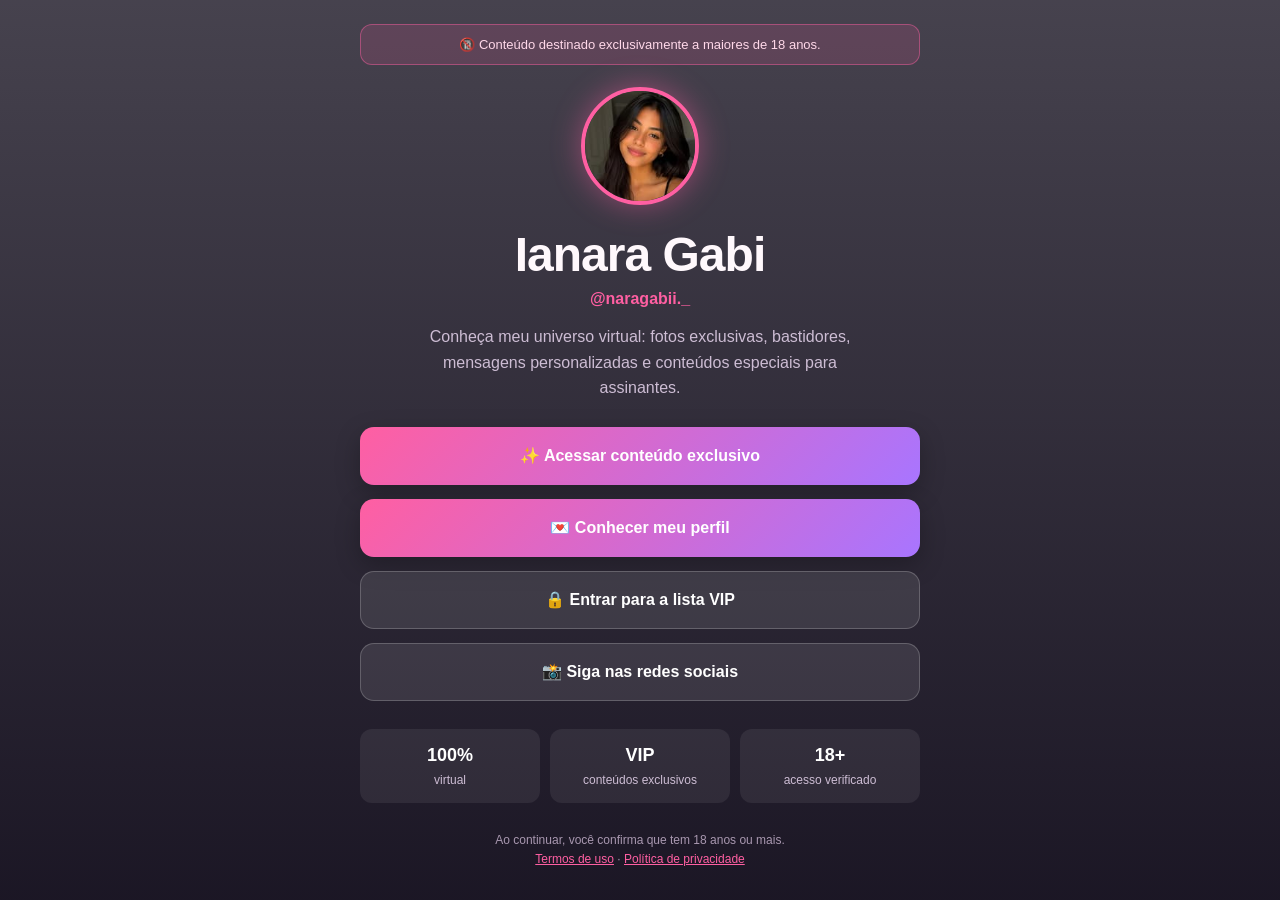
<file: index.html>
<!DOCTYPE html>
<html lang="pt-BR">
<head>
  <meta charset="UTF-8" />
  <meta name="viewport" content="width=device-width, initial-scale=1.0" />
  
  <title> Ianara | Conteúdo Exclusivo</title>

</head>
 <link rel="stylesheet" href="css/style.css">

<body>
  <main class="container">
    <div class="age-warning">
      🔞 Conteúdo destinado exclusivamente a maiores de 18 anos.
    </div>

    <img
      class="profile"
      src="img/Ianara Gabi.jpg"
      alt="Imagem da modelo virtual Luna Vell"
    />

    <h1> Ianara Gabi</h1>
    <div class="handle">@naragabii._</div>

    <p class="description">
      Conheça meu universo virtual: fotos exclusivas, bastidores,
      mensagens personalizadas e conteúdos especiais para assinantes.
    </p>

    <section class="links">
      <a class="link-card" href="https://l.instagram.com/?u=https%3A%2F%2Fmdbt.com.br%2Fabc257f6-d83b-45e6-b4aa-83854d880efe%3Futm_source%3Dig%26utm_medium%3Dsocial%26utm_content%3Dlink_in_bio%26fbclid%3DPAcGRvZgJleHRuA2FlbQIxMQBzcnRjBmFwcF9pZA85MzY2MTk3NDMzOTI0NTkAAae9Tug1n4GvqWjWEmP981e1QtEFP1fXPShlOT68FsRwUS1Dz6M9XhQvRjcZjA_aem_WJRov-_igjElUucrVt9lRw&e=AUDHF850ClJjuz9aXNhoyz1K-sq10VdlfA5Eu3AQUuhDWzQTbPsLh84NDVPSo7z0nwCBxVn0z4sGb2lfsEOLBE6uP-o732XRJvXbDiQLNW9jxpRxpAkxDgw0RtNmZnSYqmJREK52Z_Bt8g6k6GXgC8I" target="_blank">
        ✨ Acessar conteúdo exclusivo
      </a>

      <a class="link-card" href="https://www.instagram.com/naragabii._?stkn=YXZ2bzZkOGN4cnFl&utm_source=qr" target="_blank">
        💌 Conhecer meu perfil
      </a>

      <a class="link-card secondary" href="https://l.instagram.com/?u=https%3A%2F%2Fmdbt.com.br%2Fabc257f6-d83b-45e6-b4aa-83854d880efe%3Futm_source%3Dig%26utm_medium%3Dsocial%26utm_content%3Dlink_in_bio%26fbclid%3DPAcGRvZgJleHRuA2FlbQIxMQBzcnRjBmFwcF9pZA85MzY2MTk3NDMzOTI0NTkAAae9Tug1n4GvqWjWEmP981e1QtEFP1fXPShlOT68FsRwUS1Dz6M9XhQvRjcZjA_aem_WJRov-_igjElUucrVt9lRw&e=AUDHF850ClJjuz9aXNhoyz1K-sq10VdlfA5Eu3AQUuhDWzQTbPsLh84NDVPSo7z0nwCBxVn0z4sGb2lfsEOLBE6uP-o732XRJvXbDiQLNW9jxpRxpAkxDgw0RtNmZnSYqmJREK52Z_Bt8g6k6GXgC8I" target="_blank">
        🔒 Entrar para a lista VIP
      </a>

      <a class="link-card secondary" href="https://www.instagram.com/naragabii._?stkn=YXZ2bzZkOGN4cnFl&utm_source=qr" target="_blank">
        📸 Siga nas redes sociais
      </a>
    </section>

    <section class="features">
      <div class="feature">
        <strong>100%</strong>
        virtual
      </div>

      <div class="feature">
        <strong>VIP</strong>
        conteúdos exclusivos
      </div>

      <div class="feature">
        <strong>18+</strong>
        acesso verificado
      </div>
    </section>

    <footer>
      Ao continuar, você confirma que tem 18 anos ou mais.
      <br />
      <a href="#">Termos de uso</a> ·
      <a href="#">Política de privacidade</a>
    </footer>
  </main>
</body>
</html>
</file>
<file: css/style.css>
:root {
      --bg: #120d1c;
      --card: #21152e;
      --pink: #ff5fa2;
      --purple: #a875ff;
      --text: #fff8fc;
      --muted: #cdbdd4;
    }

    * {
      box-sizing: border-box;
      margin: 0;
      padding: 0;
    }

    body {
      min-height: 100vh;
      font-family: Arial, Helvetica, sans-serif;
      color: var(--text);
      background:
        linear-gradient(rgba(18, 13, 28, .78), rgba(18, 13, 28, .96)),
        url("https://images.unsplash.com/photo-1515886657613-9f3515b0c78f?auto=format&fit=crop&w=1600&q=85")
        center/cover fixed;
      display: flex;
      justify-content: center;
      padding: 24px;
    }

    .container {
      width: 100%;
      max-width: 560px;
      text-align: center;
    }

    .age-warning {
      background: rgba(255, 95, 162, .14);
      border: 1px solid rgba(255, 95, 162, .45);
      border-radius: 12px;
      padding: 12px 16px;
      margin-bottom: 22px;
      color: #ffd8e9;
      font-size: 13px;
    }

    .profile {
      width: 118px;
      height: 118px;
      object-fit: cover;
      border-radius: 50%;
      border: 4px solid var(--pink);
      box-shadow: 0 0 30px rgba(255, 95, 162, .45);
      margin-bottom: 18px;
    }

    h1 {
      font-size: clamp(30px, 8vw, 48px);
      margin-bottom: 8px;
      letter-spacing: -1px;
    }

    .handle {
      color: var(--pink);
      font-weight: bold;
      margin-bottom: 16px;
    }

    .description {
      color: var(--muted);
      line-height: 1.6;
      margin: 0 auto 26px;
      max-width: 440px;
    }

    .links {
      display: grid;
      gap: 14px;
    }

    .link-card {
      display: flex;
      align-items: center;
      justify-content: center;
      min-height: 58px;
      padding: 16px 20px;
      border-radius: 14px;
      color: white;
      text-decoration: none;
      font-weight: bold;
      background: linear-gradient(135deg, var(--pink), var(--purple));
      box-shadow: 0 8px 24px rgba(0, 0, 0, .25);
      transition: transform .2s ease, filter .2s ease;
    }

    .link-card:hover {
      transform: translateY(-3px);
      filter: brightness(1.1);
    }

    .link-card.secondary {
      background: rgba(255, 255, 255, .1);
      border: 1px solid rgba(255,255,255,.2);
      box-shadow: none;
    }

    .features {
      display: grid;
      grid-template-columns: repeat(3, 1fr);
      gap: 10px;
      margin: 28px 0;
    }

    .feature {
      padding: 14px 8px;
      border-radius: 12px;
      background: rgba(255,255,255,.07);
      color: var(--muted);
      font-size: 12px;
      line-height: 1.4;
    }

    .feature strong {
      display: block;
      color: white;
      font-size: 18px;
      margin-bottom: 4px;
    }

    footer {
      margin-top: 28px;
      color: #a998b0;
      font-size: 12px;
      line-height: 1.6;
    }

    footer a {
      color: var(--pink);
    }

    @media (max-width: 420px) {
      .features {
        grid-template-columns: 1fr;
      }

      .feature {
        padding: 12px;
      }
    }
</file>
